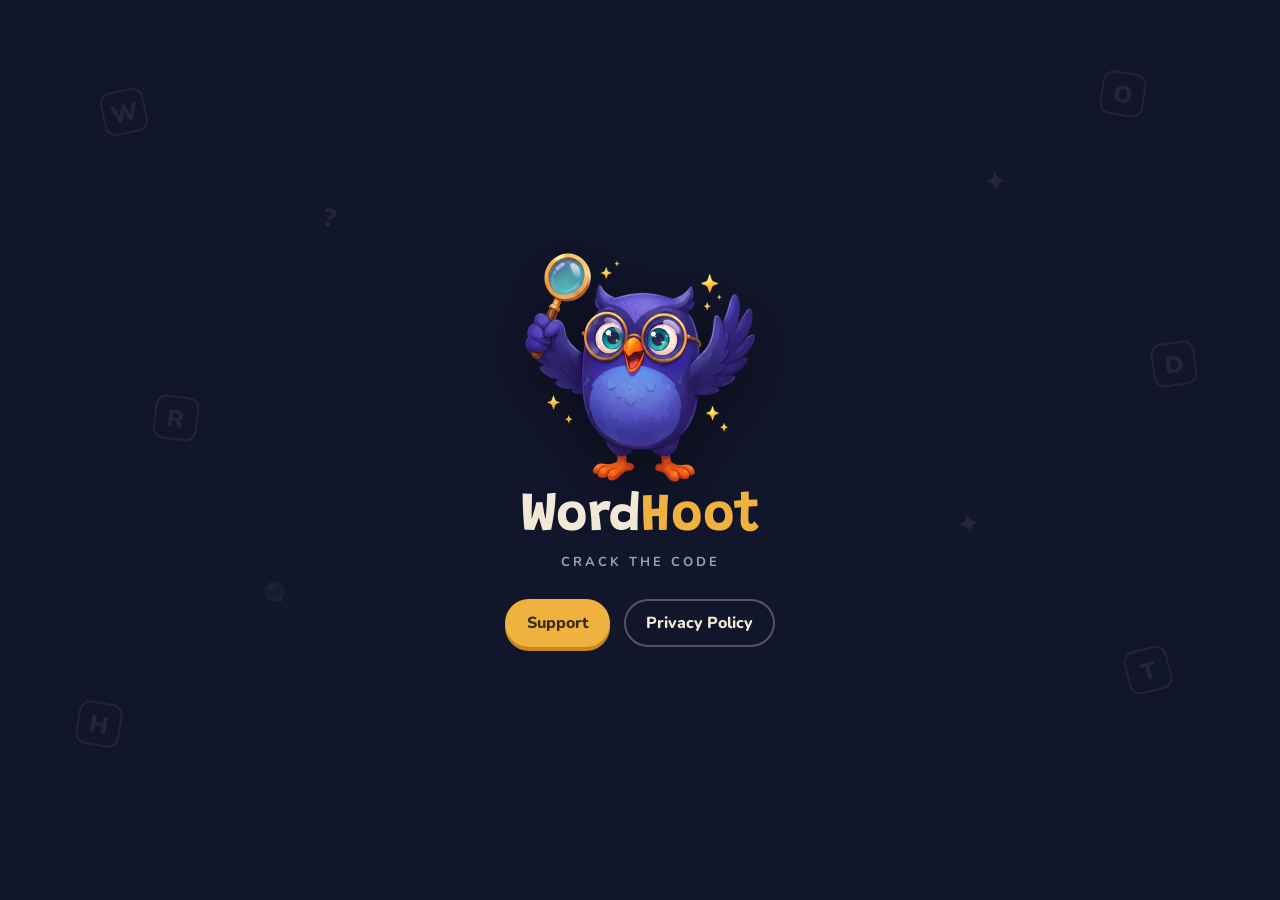
<file: index.html>
<!DOCTYPE html>
<html lang="en">
<head>
<meta charset="utf-8" />
<meta name="viewport" content="width=device-width, initial-scale=1" />
<title>Word Hoot — Crack the Code</title>
<link rel="icon" type="image/png" href="./assets/icon.png" />
<link rel="apple-touch-icon" href="./assets/icon.png" />
<link rel="preconnect" href="https://fonts.googleapis.com" />
<link rel="preconnect" href="https://fonts.gstatic.com" crossorigin />
<link href="https://fonts.googleapis.com/css2?family=Grandstander:wght@700&family=Nunito:wght@400;600;700;800&display=swap" rel="stylesheet" />
<style>
  :root { --navy:#12162B; --brass:#F0B23E; --cream:#F1E9D6; --soft:#9AA0BE; }
  * { box-sizing:border-box; }
  body {
    margin:0; min-height:100vh; display:flex; flex-direction:column; align-items:center; justify-content:center;
    gap:6px; font-family:"Nunito",-apple-system,BlinkMacSystemFont,"Segoe UI",Roboto,sans-serif;
    background:var(--navy); color:var(--cream); text-align:center; padding:32px 24px; overflow:hidden;
  }
  .pattern { position:fixed; inset:0; pointer-events:none; font-weight:900; }
  .pattern span {
    position:absolute; width:44px; height:44px; border:2px solid rgba(241,233,214,.07); border-radius:11px;
    color:rgba(241,233,214,.08); font-size:24px; line-height:42px; text-align:center;
  }
  .pattern .glyph { border:none; font-size:26px; }
  .owl { width:min(230px, 52vw); height:auto; filter:drop-shadow(0 14px 30px rgba(0,0,0,.45)); position:relative; z-index:1; }
  .brand { font-family:"Grandstander",cursive; font-weight:700; font-size:clamp(38px, 9vw, 54px); line-height:1.1; position:relative; z-index:1; }
  .brand span { color:var(--brass); }
  .tag { color:var(--soft); font-weight:700; letter-spacing:3px; font-size:13px; text-transform:uppercase; position:relative; z-index:1; }
  .links { display:flex; gap:14px; margin-top:22px; flex-wrap:wrap; justify-content:center; position:relative; z-index:1; }
  .links a {
    background:var(--brass); color:#3a2c08; text-decoration:none; font-weight:800; padding:13px 22px;
    border-radius:999px; box-shadow:0 4px 0 #C6871B;
  }
  .links a.ghost { background:transparent; color:var(--cream); box-shadow:inset 0 0 0 2px rgba(241,233,214,.3); }
</style>
</head>
<body>
  <div class="pattern" aria-hidden="true">
    <span style="left:8%;  top:10%; transform:rotate(-12deg)">W</span>
    <span style="left:86%; top:8%;  transform:rotate(9deg)">O</span>
    <span style="left:12%; top:44%; transform:rotate(7deg)">R</span>
    <span style="left:90%; top:38%; transform:rotate(-8deg)">D</span>
    <span style="left:6%;  top:78%; transform:rotate(10deg)">H</span>
    <span style="left:88%; top:72%; transform:rotate(-14deg)">T</span>
    <span class="glyph" style="left:24%; top:22%; transform:rotate(14deg)">?</span>
    <span class="glyph" style="left:74%; top:56%; transform:rotate(-10deg)">✦</span>
    <span class="glyph" style="left:20%; top:64%; transform:rotate(8deg)">🔍</span>
    <span class="glyph" style="left:76%; top:18%; transform:rotate(-5deg)">✦</span>
  </div>

  <img class="owl" src="./assets/owl-cheer.png" alt="Sleuth the owl celebrating" />
  <div class="brand">Word<span>Hoot</span></div>
  <div class="tag">Crack the code</div>
  <div class="links">
    <a href="./support.html">Support</a>
    <a class="ghost" href="./privacy.html">Privacy Policy</a>
  </div>
</body>
</html>
</file>
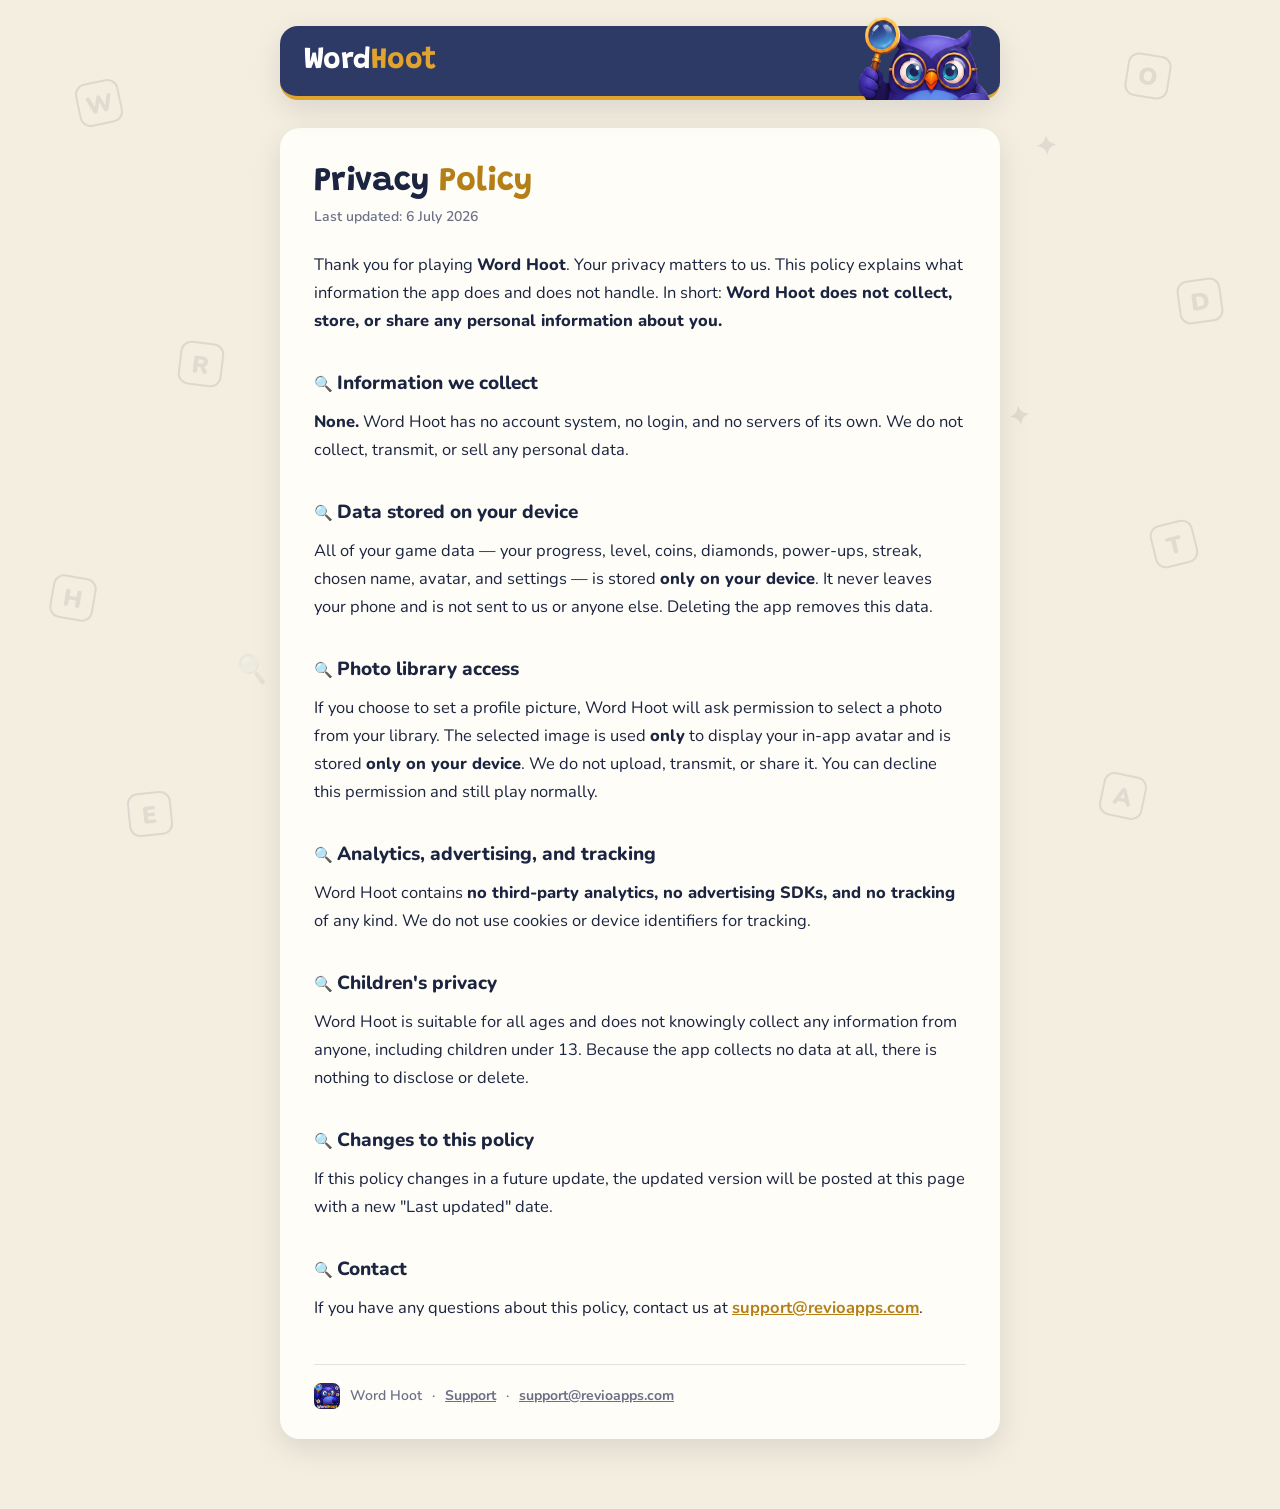
<file: privacy.html>
<!DOCTYPE html>
<html lang="en">
<head>
<meta charset="utf-8" />
<meta name="viewport" content="width=device-width, initial-scale=1" />
<title>Word Hoot — Privacy Policy</title>
<link rel="icon" type="image/png" href="./assets/icon.png" />
<link rel="apple-touch-icon" href="./assets/icon.png" />
<link rel="preconnect" href="https://fonts.googleapis.com" />
<link rel="preconnect" href="https://fonts.gstatic.com" crossorigin />
<link href="https://fonts.googleapis.com/css2?family=Grandstander:wght@700&family=Nunito:wght@400;600;700;800&display=swap" rel="stylesheet" />
<link rel="stylesheet" href="./style.css" />
</head>
<body>
<div class="pattern" aria-hidden="true">
  <span style="left:6%;  top:9%;  transform:rotate(-12deg)">W</span>
  <span style="left:88%; top:6%;  transform:rotate(9deg)">O</span>
  <span style="left:14%; top:38%; transform:rotate(7deg)">R</span>
  <span style="left:92%; top:31%; transform:rotate(-8deg)">D</span>
  <span style="left:4%;  top:64%; transform:rotate(10deg)">H</span>
  <span style="left:90%; top:58%; transform:rotate(-14deg)">T</span>
  <span style="left:10%; top:88%; transform:rotate(-6deg)">E</span>
  <span style="left:86%; top:86%; transform:rotate(12deg)">A</span>
  <span class="glyph" style="left:22%; top:16%; transform:rotate(14deg)">?</span>
  <span class="glyph" style="left:78%; top:44%; transform:rotate(-10deg)">✦</span>
  <span class="glyph" style="left:18%; top:72%; transform:rotate(8deg)">🔍</span>
  <span class="glyph" style="left:80%; top:14%; transform:rotate(-5deg)">✦</span>
</div>

<div class="page">
  <div class="bar-wrap">
    <div class="bar">
      <a class="brand" href="./index.html">Word<span>Hoot</span></a>
      <img class="peek" src="./assets/owl-peek.png" alt="" />
    </div>
  </div>

  <main>
    <div class="card">
      <h1>Privacy <span class="accent">Policy</span></h1>
      <div class="updated">Last updated: 6 July 2026</div>
      <p>Thank you for playing <strong>Word Hoot</strong>. Your privacy matters to us. This policy explains what information the app does and does not handle. In short: <strong>Word Hoot does not collect, store, or share any personal information about you.</strong></p>

      <h2>Information we collect</h2>
      <p><strong>None.</strong> Word Hoot has no account system, no login, and no servers of its own. We do not collect, transmit, or sell any personal data.</p>

      <h2>Data stored on your device</h2>
      <p>All of your game data — your progress, level, coins, diamonds, power-ups, streak, chosen name, avatar, and settings — is stored <strong>only on your device</strong>. It never leaves your phone and is not sent to us or anyone else. Deleting the app removes this data.</p>

      <h2>Photo library access</h2>
      <p>If you choose to set a profile picture, Word Hoot will ask permission to select a photo from your library. The selected image is used <strong>only</strong> to display your in-app avatar and is stored <strong>only on your device</strong>. We do not upload, transmit, or share it. You can decline this permission and still play normally.</p>

      <h2>Analytics, advertising, and tracking</h2>
      <p>Word Hoot contains <strong>no third-party analytics, no advertising SDKs, and no tracking</strong> of any kind. We do not use cookies or device identifiers for tracking.</p>

      <h2>Children's privacy</h2>
      <p>Word Hoot is suitable for all ages and does not knowingly collect any information from anyone, including children under 13. Because the app collects no data at all, there is nothing to disclose or delete.</p>

      <h2>Changes to this policy</h2>
      <p>If this policy changes in a future update, the updated version will be posted at this page with a new "Last updated" date.</p>

      <h2>Contact</h2>
      <p>If you have any questions about this policy, contact us at <a href="mailto:support@revioapps.com">support@revioapps.com</a>.</p>

      <div class="foot">
        <img src="./assets/icon.png" alt="Word Hoot icon" />
        <span>Word Hoot</span> · <a href="./support.html">Support</a> · <a href="mailto:support@revioapps.com">support@revioapps.com</a>
      </div>
    </div>
  </main>
</div>
</body>
</html>
</file>
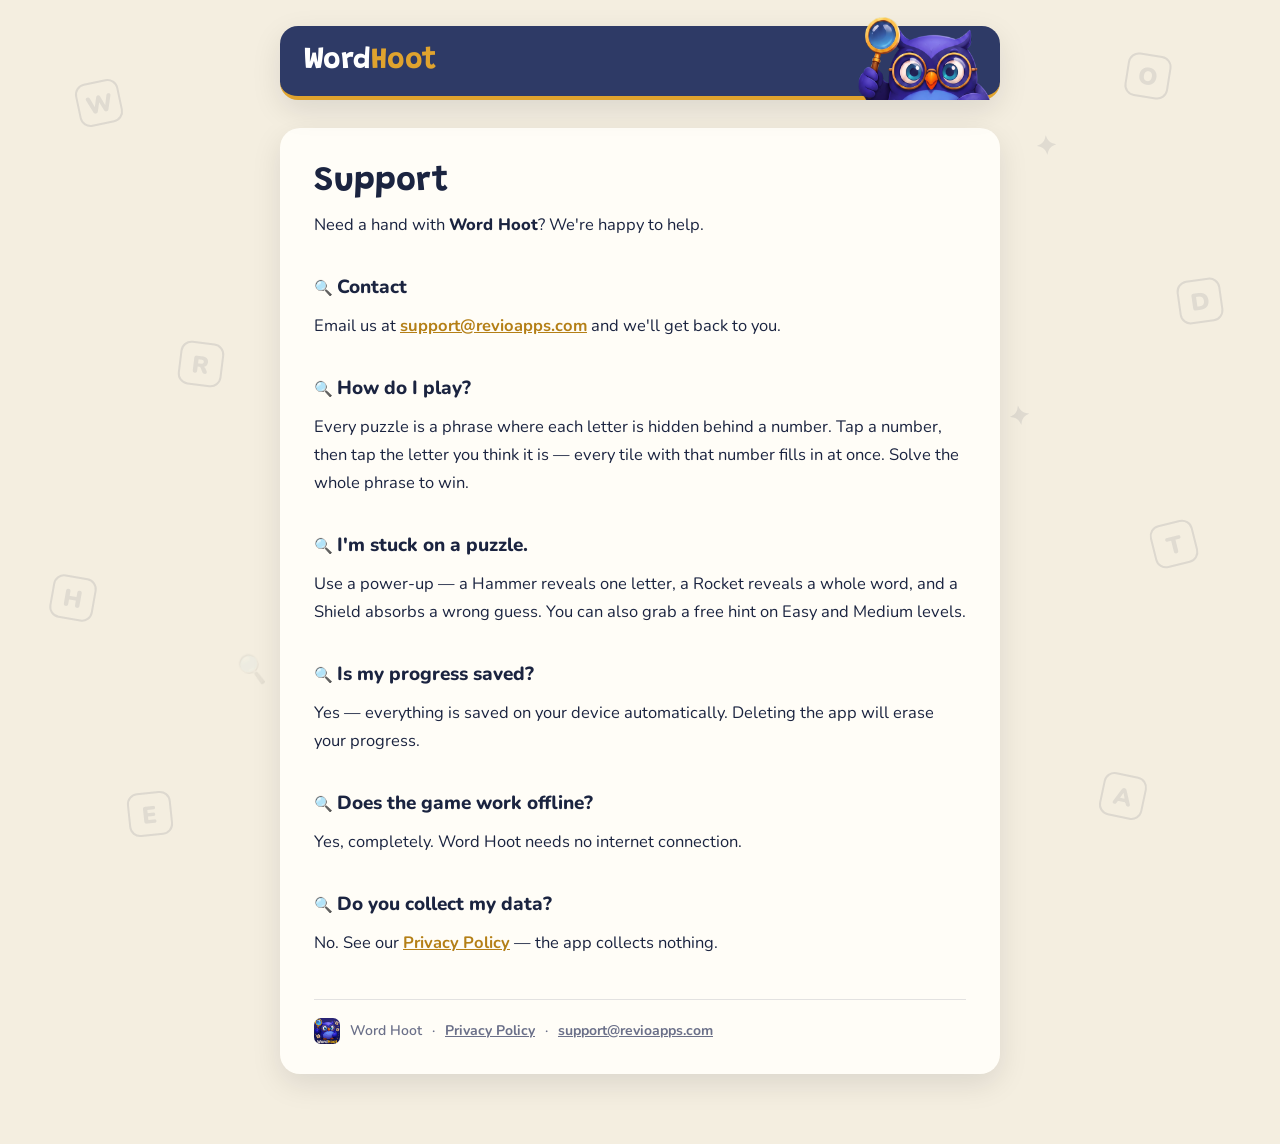
<file: support.html>
<!DOCTYPE html>
<html lang="en">
<head>
<meta charset="utf-8" />
<meta name="viewport" content="width=device-width, initial-scale=1" />
<title>Word Hoot — Support</title>
<link rel="icon" type="image/png" href="./assets/icon.png" />
<link rel="apple-touch-icon" href="./assets/icon.png" />
<link rel="preconnect" href="https://fonts.googleapis.com" />
<link rel="preconnect" href="https://fonts.gstatic.com" crossorigin />
<link href="https://fonts.googleapis.com/css2?family=Grandstander:wght@700&family=Nunito:wght@400;600;700;800&display=swap" rel="stylesheet" />
<link rel="stylesheet" href="./style.css" />
</head>
<body>
<div class="pattern" aria-hidden="true">
  <span style="left:6%;  top:9%;  transform:rotate(-12deg)">W</span>
  <span style="left:88%; top:6%;  transform:rotate(9deg)">O</span>
  <span style="left:14%; top:38%; transform:rotate(7deg)">R</span>
  <span style="left:92%; top:31%; transform:rotate(-8deg)">D</span>
  <span style="left:4%;  top:64%; transform:rotate(10deg)">H</span>
  <span style="left:90%; top:58%; transform:rotate(-14deg)">T</span>
  <span style="left:10%; top:88%; transform:rotate(-6deg)">E</span>
  <span style="left:86%; top:86%; transform:rotate(12deg)">A</span>
  <span class="glyph" style="left:22%; top:16%; transform:rotate(14deg)">?</span>
  <span class="glyph" style="left:78%; top:44%; transform:rotate(-10deg)">✦</span>
  <span class="glyph" style="left:18%; top:72%; transform:rotate(8deg)">🔍</span>
  <span class="glyph" style="left:80%; top:14%; transform:rotate(-5deg)">✦</span>
</div>

<div class="page">
  <div class="bar-wrap">
    <div class="bar">
      <a class="brand" href="./index.html">Word<span>Hoot</span></a>
      <img class="peek" src="./assets/owl-peek.png" alt="" />
    </div>
  </div>

  <main>
    <div class="card">
      <h1>Support</h1>
      <p>Need a hand with <strong>Word Hoot</strong>? We're happy to help.</p>

      <h2>Contact</h2>
      <p>Email us at <a href="mailto:support@revioapps.com">support@revioapps.com</a> and we'll get back to you.</p>

      <h2>How do I play?</h2>
      <p>Every puzzle is a phrase where each letter is hidden behind a number. Tap a number, then tap the letter you think it is — every tile with that number fills in at once. Solve the whole phrase to win.</p>

      <h2>I'm stuck on a puzzle.</h2>
      <p>Use a power-up — a Hammer reveals one letter, a Rocket reveals a whole word, and a Shield absorbs a wrong guess. You can also grab a free hint on Easy and Medium levels.</p>

      <h2>Is my progress saved?</h2>
      <p>Yes — everything is saved on your device automatically. Deleting the app will erase your progress.</p>

      <h2>Does the game work offline?</h2>
      <p>Yes, completely. Word Hoot needs no internet connection.</p>

      <h2>Do you collect my data?</h2>
      <p>No. See our <a href="./privacy.html">Privacy Policy</a> — the app collects nothing.</p>

      <div class="foot">
        <img src="./assets/icon.png" alt="Word Hoot icon" />
        <span>Word Hoot</span> · <a href="./privacy.html">Privacy Policy</a> · <a href="mailto:support@revioapps.com">support@revioapps.com</a>
      </div>
    </div>
  </main>
</div>
</body>
</html>
</file>
<file: style.css>
/* Word Hoot — shared brand styling for the legal/support pages.
   Mirrors the app: navy ink + brass gold on case-file paper (light) or noir (dark),
   Grandstander display face, Nunito body, and the letter-tile ambient pattern. */

:root {
  --bg: #F4EEE0;
  --card: #FFFDF7;
  --ink: #1B2440;
  --ink-soft: #6B7089;
  --primary: #2E3A66;
  --brass: #E0A32E;
  --brass-deep: #B47F16;
  --green: #38C172;
  --line: rgba(27, 36, 64, 0.12);
  --tile-line: rgba(27, 36, 64, 0.10);
  --tile-text: rgba(27, 36, 64, 0.09);
  --shadow: 0 10px 30px rgba(11, 14, 31, 0.10);
}

@media (prefers-color-scheme: dark) {
  :root {
    --bg: #12162B;
    --card: #1D2340;
    --ink: #F1E9D6;
    --ink-soft: #9AA0BE;
    --primary: #3E4C7E;
    --brass: #F0B23E;
    --brass-deep: #F0B23E;
    --green: #3ECB7D;
    --line: rgba(241, 233, 214, 0.12);
    --tile-line: rgba(241, 233, 214, 0.07);
    --tile-text: rgba(241, 233, 214, 0.07);
    --shadow: 0 10px 30px rgba(0, 0, 0, 0.35);
  }
}

* { box-sizing: border-box; }

body {
  margin: 0;
  font-family: "Nunito", -apple-system, BlinkMacSystemFont, "Segoe UI", Roboto, Helvetica, Arial, sans-serif;
  color: var(--ink);
  background-color: var(--bg);
  line-height: 1.7;
  font-size: 16.5px;
}

/* Ambient letter-tile pattern, echoing the home screen background. */
.pattern {
  position: fixed;
  inset: 0;
  z-index: 0;
  pointer-events: none;
  font-family: "Nunito", sans-serif;
  font-weight: 900;
}
.pattern span {
  position: absolute;
  width: 44px;
  height: 44px;
  border: 2px solid var(--tile-line);
  border-radius: 11px;
  color: var(--tile-text);
  font-size: 24px;
  line-height: 42px;
  text-align: center;
}
.pattern .glyph { border: none; font-size: 26px; }

.page { position: relative; z-index: 1; }

/* Header band — the in-app screen header: navy pill, brass lip, peeking owl. */
.bar-wrap { max-width: 760px; margin: 26px auto 0; padding: 0 20px; }
.bar {
  position: relative;
  background: var(--primary);
  border-radius: 18px;
  border-bottom: 4px solid var(--brass);
  box-shadow: var(--shadow);
  padding: 20px 24px;
  overflow: visible;
  display: flex;
  align-items: center;
  min-height: 72px;
}
.bar .brand {
  font-family: "Grandstander", cursive;
  font-weight: 700;
  font-size: 30px;
  color: #FFFFFF;
  text-decoration: none;
  line-height: 1;
}
.bar .brand span { color: var(--brass); }
.bar img.peek {
  position: absolute;
  right: 10px;
  bottom: -4px;
  width: 132px;
  height: auto;
}
@media (max-width: 480px) {
  .bar img.peek { width: 104px; }
  .bar .brand { font-size: 25px; }
}

main { max-width: 760px; margin: 0 auto; padding: 28px 20px 70px; }

.card {
  background: var(--card);
  border-radius: 20px;
  box-shadow: var(--shadow);
  padding: 34px 34px 30px;
}
@media (max-width: 480px) { .card { padding: 26px 22px 24px; } }

h1 {
  font-family: "Grandstander", cursive;
  font-weight: 700;
  font-size: 34px;
  color: var(--ink);
  margin: 0 0 2px;
  line-height: 1.2;
}
h1 .accent { color: var(--brass-deep); }

h2 {
  font-size: 19px;
  font-weight: 800;
  color: var(--ink);
  margin: 1.7em 0 0.3em;
}
h2::before { content: "🔍 "; font-size: 15px; }

.updated { color: var(--ink-soft); font-size: 14px; font-weight: 600; margin-bottom: 1.6em; }

p { margin: 0.5em 0 0.9em; }
strong { font-weight: 800; }
a { color: var(--brass-deep); font-weight: 700; }

.foot {
  border-top: 1.5px solid var(--line);
  margin-top: 42px;
  padding-top: 18px;
  color: var(--ink-soft);
  font-size: 14px;
  font-weight: 600;
  display: flex;
  align-items: center;
  gap: 10px;
  flex-wrap: wrap;
}
.foot img { width: 26px; height: 26px; border-radius: 7px; }
.foot a { color: var(--ink-soft); }
</file>
